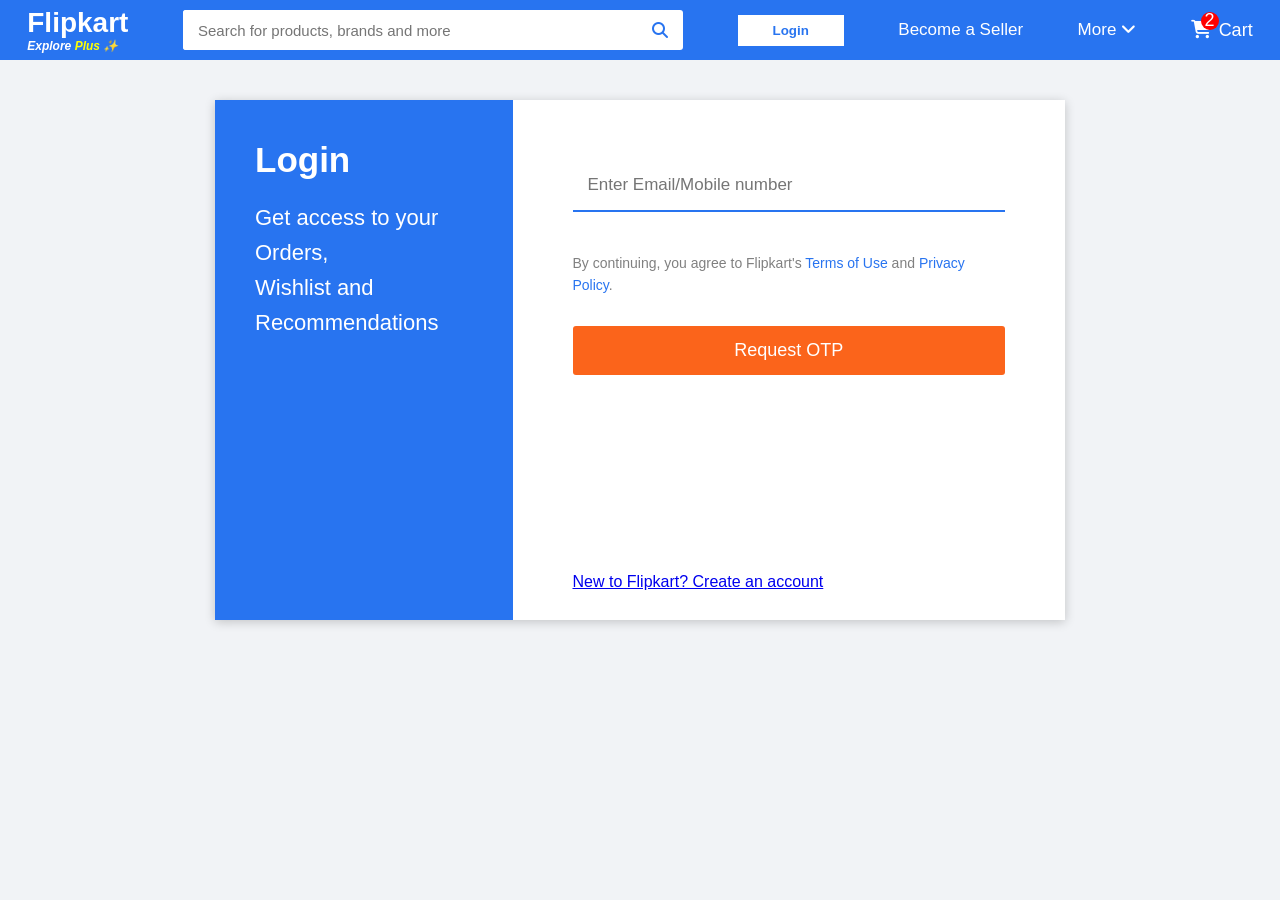
<file: HTML/login.html>
<!DOCTYPE html>
<html lang="en">
<head>
<meta charset="UTF-8">
<meta name="viewport" content="width=device-width, initial-scale=1.0">
<title>Flipkart Login</title>

<link rel="stylesheet" href="../CSS/login.css">

<link rel="stylesheet"
href="https://cdnjs.cloudflare.com/ajax/libs/font-awesome/6.5.1/css/all.min.css">

</head>
<body>

<!-- Navbar -->

<div class="navbar">

<div class="logo">
Flipkart
<p>Explore <span>Plus ✨</span></p>
</div>

<div class="search">

<input type="text" placeholder="Search for products, brands and more">

<i class="fa-solid fa-magnifying-glass"></i>

</div>

<button class="login-btn">Login</button>

<div class="nav-item">Become a Seller</div>

<div class="nav-item">
More
<i class="fa-solid fa-angle-down"></i>
</div>

<div class="nav-item">
 <div class="cart" onclick="goCart()">
    <i class="fa-solid fa-cart-shopping"></i>
    <span>Cart</span>

    <div class="cart-count">2</div>
</div>
</div>

</div>


<!-- Login Box -->

<div class="container">

<div class="left">

<h1>Login</h1>

<p>
Get access to your Orders,<br>
Wishlist and Recommendations
</p>


</div>


<div class="right">

<input type="text" placeholder="Enter Email/Mobile number">

<p class="terms">
By continuing, you agree to Flipkart's
<a href="#">Terms of Use</a> and
<a href="#">Privacy Policy</a>.
</p>

<button onclick="otp()">Request OTP</button>



<br>
<br>
<br>
<br>
<br>
<br>
<br>
<br>
<br>
<br>
<br>
<br>

 <a href ="#">New to Flipkart? Create an account</a>

</div>

</div>



<script src="../JS/login.js"></script>

</body>
</html>
</file>
<file: CSS/login.css>
*{
    margin:0;
    padding:0;
    box-sizing:border-box;
    font-family:Arial, Helvetica, sans-serif;
}

body{
    background:#f1f3f6;
}

/* Navbar */

.navbar{
    height:60px;
    background:#2874f0;
    display:flex;
    align-items:center;
    justify-content:space-around;
    color:white;
}

.logo{
    color:white;
    font-size:28px;
    font-weight:bold;
}

.logo p{
    font-size:12px;
    color:white;
    font-style:italic;
}

.logo span{
    color:yellow;
}

.search{
    width:500px;
    height:40px;
    background:white;
    display:flex;
    align-items:center;
    border-radius:3px;
    overflow:hidden;
}

.search input{
    width:100%;
    height:100%;
    border:none;
    outline:none;
    padding-left:15px;
    font-size:15px;
}

.search i{
    color:#2874f0;
    padding:0 15px;
    cursor:pointer;
}

.login-btn{
    padding:8px 35px;
    border:none;
    background:white;
    color:#2874f0;
    font-weight:bold;
    cursor:pointer;
}

.nav-item{
    color:white;
    font-size:17px;
    cursor:pointer;
}

/* Login Box */

.container{
    width:850px;
    height:520px;
    background:white;
    margin:40px auto;
    display:flex;
    box-shadow:0 2px 10px rgba(0,0,0,.2);
}

/* Left Side */

.left{
    width:35%;
    background:#2874f0;
    color:white;
    padding:40px;
    position:relative;
}

.left h1{
    font-size:35px;
}

.left p{
    margin-top:20px;
    font-size:22px;
    line-height:35px;
}

.left img{
    width:220px;
    position:absolute;
    bottom:20px;
    left:25px;
}

/* Right Side */

.right{
    width:65%;
    padding:60px;
}

.right input{
    width:100%;
    border:none;
    border-bottom:2px solid #2874f0;
    outline:none;
    padding:15px;
    font-size:17px;
}

.terms{
    margin-top:40px;
    color:gray;
    font-size:14px;
    line-height:22px;
}

.terms a{
    text-decoration:none;
    color:#2874f0;
}

.right button{
    width:100%;
    margin-top:30px;
    padding:14px;
    border:none;
    background:#fb641b;
    color:white;
    font-size:18px;
    cursor:pointer;
    border-radius:3px;
}

.right button:hover{
    background:#e85b18;
}
.cart{
    position: relative;
    display: flex;
    align-items: center;
    gap: 8px;
    cursor: pointer;
    font-size: 18px;
}
.cart-count{
    position: absolute;
    top: -8px;
    left: 10px;
    background: red;
    color: white;
    width: 18px;
    height: 18px;
    border-radius: 50%;
    display: flex;
    justify-content: center;
    align-items: center;
}
</file>
